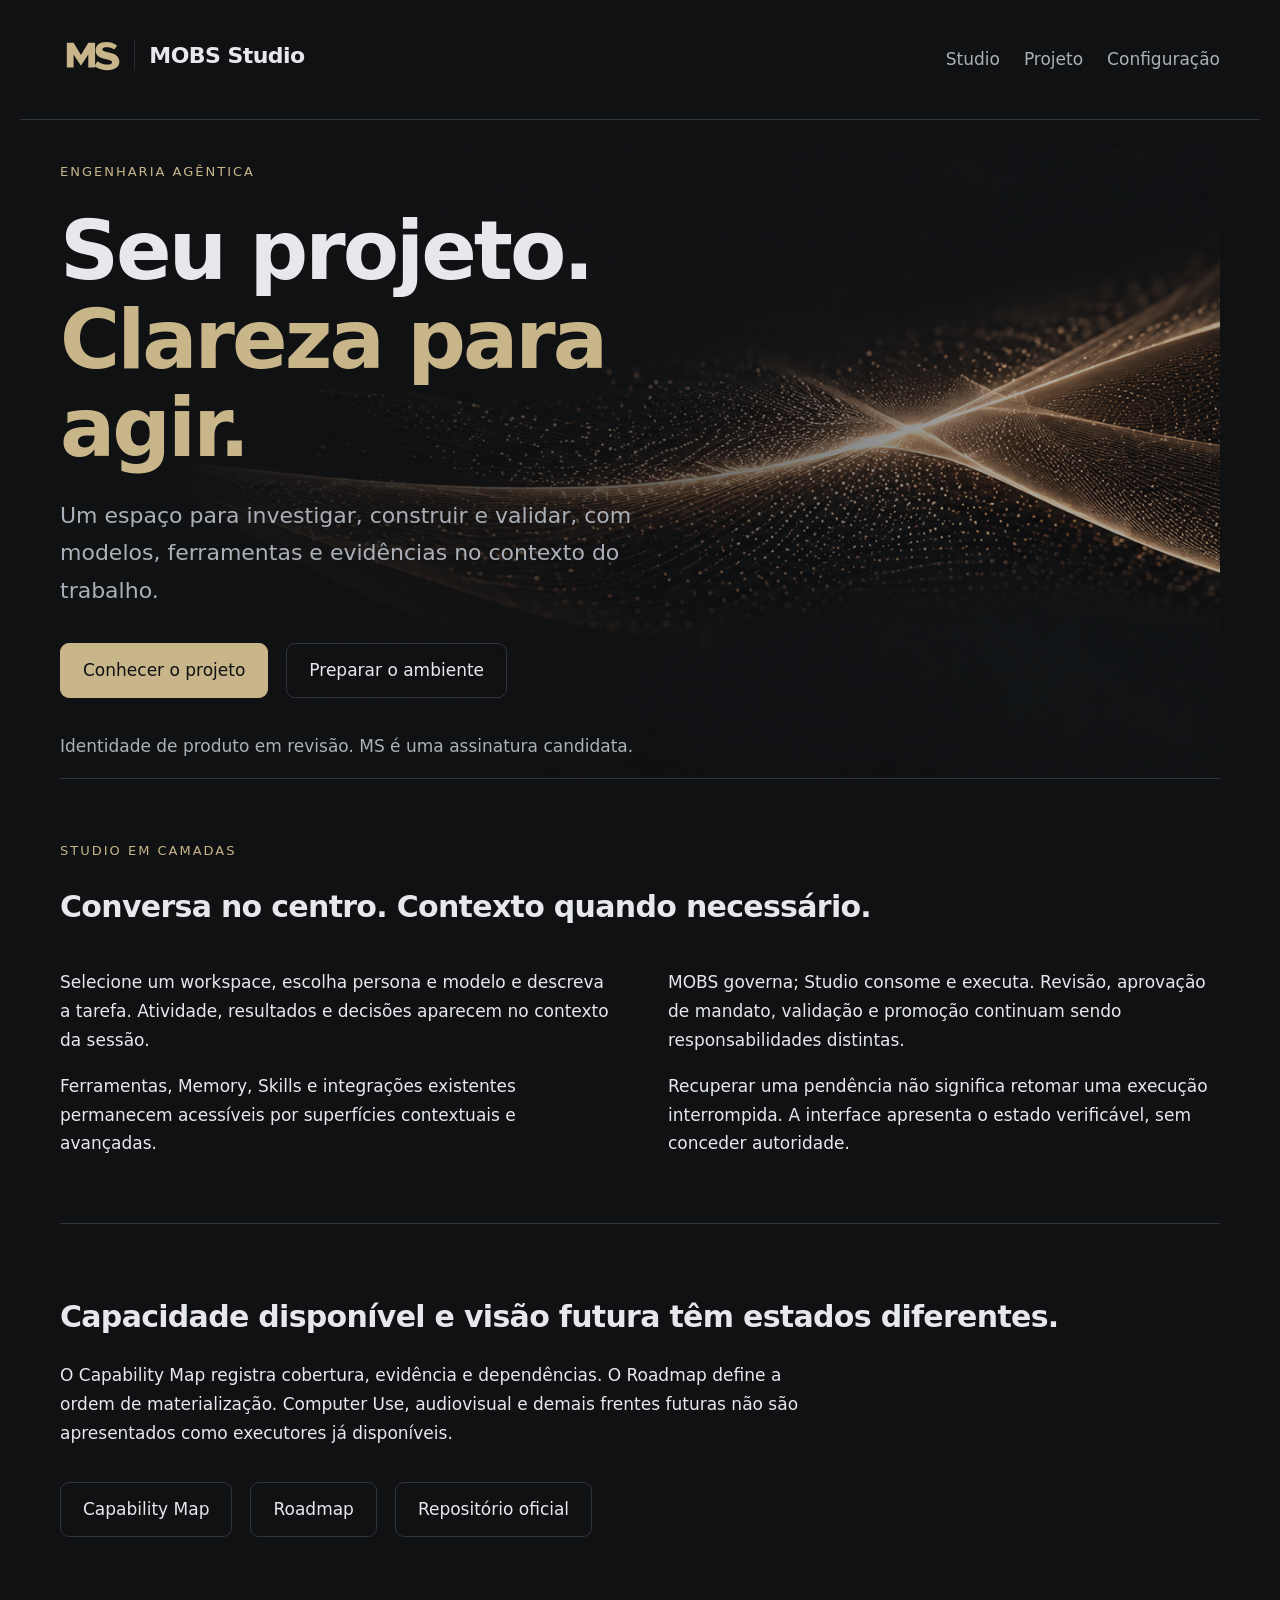
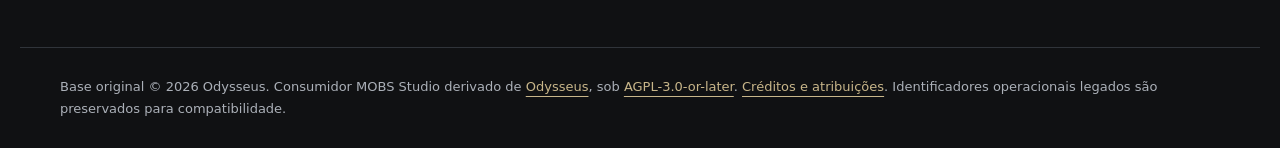
<file: docs/index.html>
<!DOCTYPE html>
<html lang="pt-BR">
<head>
<meta charset="utf-8"><meta name="viewport" content="width=device-width,initial-scale=1">
<meta name="description" content="MOBS Studio: projetos, conversas, ferramentas e evidências em um ambiente de engenharia agêntica governado pelo MOBS.">
<title>MOBS Studio — seu projeto, clareza para agir</title>
<link rel="icon" href="../static/brand/studio-ms.svg" type="image/svg+xml">
<style>
:root{color-scheme:dark;--bg:#101113;--fg:#e6e8eb;--muted:#abb0b8;--gold:#c8b68a;--line:#30343a}*{box-sizing:border-box}body{margin:0;background:var(--bg);color:var(--fg);font:17px/1.7 system-ui,Segoe UI,sans-serif}a{color:var(--gold);text-underline-offset:5px}a:focus-visible{outline:2px solid var(--gold);outline-offset:6px}
header,main,footer{max-width:1240px;margin:auto;padding:28px 40px}header{display:flex;align-items:center;justify-content:space-between;border-bottom:1px solid var(--line);gap:24px}header img{width:260px;max-width:55vw;height:auto}nav{display:flex;gap:24px;flex-wrap:wrap}nav a{text-decoration:none;color:var(--muted)}
.hero{min-height:630px;display:flex;align-items:center;position:relative;isolation:isolate}.hero::before{content:'';position:absolute;z-index:-1;inset:0;background:linear-gradient(90deg,var(--bg) 10%,#10111355 85%),url('../static/brand/woven-light.png') 70% center/cover no-repeat}.hero>div{max-width:690px}.eyebrow{color:var(--gold);font-size:13px;letter-spacing:2px;text-transform:uppercase}h1{font-size:clamp(44px,6.5vw,82px);line-height:1.08;letter-spacing:-3px;margin:24px 0}h1 span{color:var(--gold)}.lead{max-width:580px;font-size:22px;color:var(--muted)}
.actions{display:flex;gap:18px;flex-wrap:wrap;margin:34px 0}.button{display:inline-block;border:1px solid var(--line);border-radius:9px;padding:12px 22px;text-decoration:none;color:var(--fg)}.button.primary{color:var(--bg);background:var(--gold);border-color:var(--gold)}section{padding:48px 0;border-top:1px solid var(--line)}h2{font-size:30px;line-height:1.3;letter-spacing:-.7px}p,li{max-width:780px}.muted{color:var(--muted)}.columns{display:grid;grid-template-columns:1fr 1fr;gap:56px}footer{font-size:13px;color:var(--muted);border-top:1px solid var(--line)}
@media(max-width:700px){header,main,footer{padding:24px}.hero{min-height:560px}nav{gap:14px;font-size:14px}.columns{grid-template-columns:1fr;gap:20px}h1{letter-spacing:-2px}.lead{font-size:19px}}
</style>
</head>
<body>
<header><a href="#studio" aria-label="MOBS Studio"><img src="../static/brand/studio-wordmark.svg" alt="MOBS Studio"></a><nav aria-label="Navegação"><a href="#studio">Studio</a><a href="#projeto">Projeto</a><a href="setup.md">Configuração</a></nav></header>
<main id="studio">
<div class="hero"><div><p class="eyebrow">Engenharia agêntica</p><h1>Seu projeto.<br><span>Clareza para agir.</span></h1><p class="lead">Um espaço para investigar, construir e validar, com modelos, ferramentas e evidências no contexto do trabalho.</p><div class="actions"><a class="button primary" href="https://github.com/gitmanoz/odysseus-mobs/tree/dev">Conhecer o projeto</a><a class="button" href="setup.md">Preparar o ambiente</a></div><p class="muted">Identidade de produto em revisão. MS é uma assinatura candidata.</p></div></div>
<section id="projeto"><p class="eyebrow">Studio em camadas</p><h2>Conversa no centro. Contexto quando necessário.</h2><div class="columns"><div><p>Selecione um workspace, escolha persona e modelo e descreva a tarefa. Atividade, resultados e decisões aparecem no contexto da sessão.</p><p>Ferramentas, Memory, Skills e integrações existentes permanecem acessíveis por superfícies contextuais e avançadas.</p></div><div><p>MOBS governa; Studio consome e executa. Revisão, aprovação de mandato, validação e promoção continuam sendo responsabilidades distintas.</p><p>Recuperar uma pendência não significa retomar uma execução interrompida. A interface apresenta o estado verificável, sem conceder autoridade.</p></div></div></section>
<section><h2>Capacidade disponível e visão futura têm estados diferentes.</h2><p>O Capability Map registra cobertura, evidência e dependências. O Roadmap define a ordem de materialização. Computer Use, audiovisual e demais frentes futuras não são apresentados como executores já disponíveis.</p><div class="actions"><a class="button" href="product/PLATFORM_CAPABILITY_MAP.md">Capability Map</a><a class="button" href="../ROADMAP.md">Roadmap</a><a class="button" href="https://github.com/gitmanoz/odysseus-mobs">Repositório oficial</a></div></section>
</main>
<footer>Base original © 2026 Odysseus. Consumidor MOBS Studio derivado de <a href="https://github.com/odysseus-dev/odysseus">Odysseus</a>, sob <a href="../LICENSE">AGPL-3.0-or-later</a>. <a href="../ACKNOWLEDGMENTS.md">Créditos e atribuições</a>. Identificadores operacionais legados são preservados para compatibilidade.</footer>
</body>
</html>
</file>
